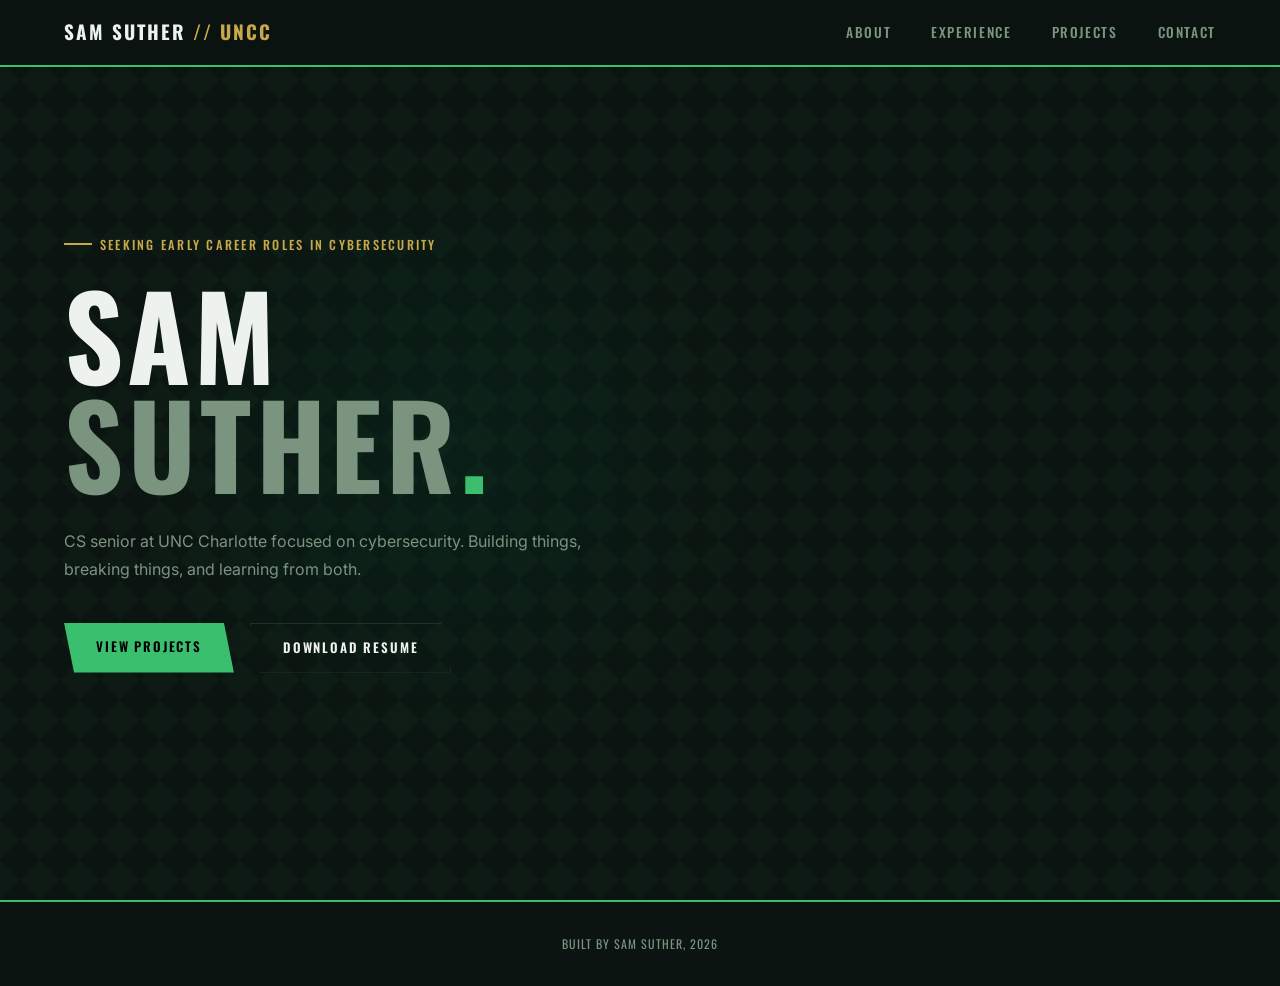
<file: index.html>
<!DOCTYPE html>
<html lang="en">
<head>
  <meta charset="UTF-8" />
  <meta name="viewport" content="width=device-width, initial-scale=1.0"/>
  <title>Sam Suther — Cybersecurity & CS</title>
  <link rel="stylesheet" href="styles.css"/>
  <style>
    #hero {
      min-height: 100vh;
      display: flex;
      align-items: center;
      padding: 0 4rem;
      position: relative;
      overflow: hidden;
    }
    .hero-bg {
      position: absolute; inset: 0;
      background-image:
        linear-gradient(135deg, rgba(58,191,110,0.04) 25%, transparent 25%),
        linear-gradient(225deg, rgba(58,191,110,0.04) 25%, transparent 25%),
        linear-gradient(315deg, rgba(58,191,110,0.04) 25%, transparent 25%),
        linear-gradient(45deg, rgba(58,191,110,0.04) 25%, transparent 25%);
      background-size: 40px 40px;
    }
    .hero-glow {
      position: absolute; width: 700px; height: 700px; border-radius: 50%;
      background: radial-gradient(circle, rgba(0,80,53,0.18) 0%, transparent 65%);
      top: 50%; left: 35%; transform: translate(-50%, -50%); pointer-events: none;
    }
    .hero-content { position: relative; max-width: 900px; }
    .hero-tag {
      display: inline-flex;
      align-items: center;
      gap: 0.5rem;
      font-family: 'Oswald', sans-serif;
      font-size: 0.78rem;
      letter-spacing: 0.18em;
      text-transform: uppercase;
      font-weight: 500;
      color: var(--accent2);
      margin-bottom: 1.5rem;
      animation: fadeUp 0.6s ease both;
    }
    .hero-tag::before {
      content: '';
      display: inline-block;
      width: 28px; height: 2px;
      background: var(--accent2);
    }
    h1 {
      font-family: 'Oswald', sans-serif;
      font-size: clamp(3.5rem, 9vw, 7.5rem);
      font-weight: 700;
      line-height: 0.95;
      letter-spacing: 0.04em;
      text-transform: uppercase;
      animation: fadeUp 0.6s 0.1s ease both;
    }
    h1 .dim { color: var(--muted); }
    h1 .accent { color: var(--accent); }
    .hero-sub {
      margin-top: 1.8rem;
      font-size: 1rem;
      color: var(--muted);
      max-width: 520px;
      line-height: 1.75;
      animation: fadeUp 0.6s 0.2s ease both;
    }
    .hero-cta { margin-top: 2.5rem; display: flex; gap: 1rem; flex-wrap: wrap; animation: fadeUp 0.6s 0.3s ease both; }
    @media (max-width: 768px) {
      #hero { padding: 0 1.5rem; }
    }
  </style>
</head>
<body>

  <nav>
    <a href="index.html" class="nav-logo">Sam Suther <span>// UNCC</span></a>
    <ul class="nav-links">
      <li><a href="about.html">About</a></li>
      <li><a href="experience.html">Experience</a></li>
      <li><a href="projects.html">Projects</a></li>
      <li><a href="contact.html">Contact</a></li>
    </ul>
  </nav>

  <section id="hero">
    <div class="hero-bg"></div>
    <div class="hero-glow"></div>
    <div class="hero-content">
      <div class="hero-tag">Seeking Early Career Roles in Cybersecurity</div>
      <h1>Sam<br><span class="dim">Suther</span><span class="accent">.</span></h1>
      <p class="hero-sub">CS senior at UNC Charlotte focused on cybersecurity. Building things, breaking things, and learning from both.</p>
      <div class="hero-cta">
        <a href="projects.html" class="btn btn-primary">View Projects</a>
        <a href="Samuel%20Suther%20Resume%202-11-26.pdf" download target="_blank" class="btn btn-ghost">Download Resume</a>
      </div>
    </div>
  </section>

  <footer>
    Built by Sam Suther, <span id="year"></span>
  </footer>

  <script>
    document.getElementById('year').textContent = new Date().getFullYear();
  </script>

</body>
</html>
</file>
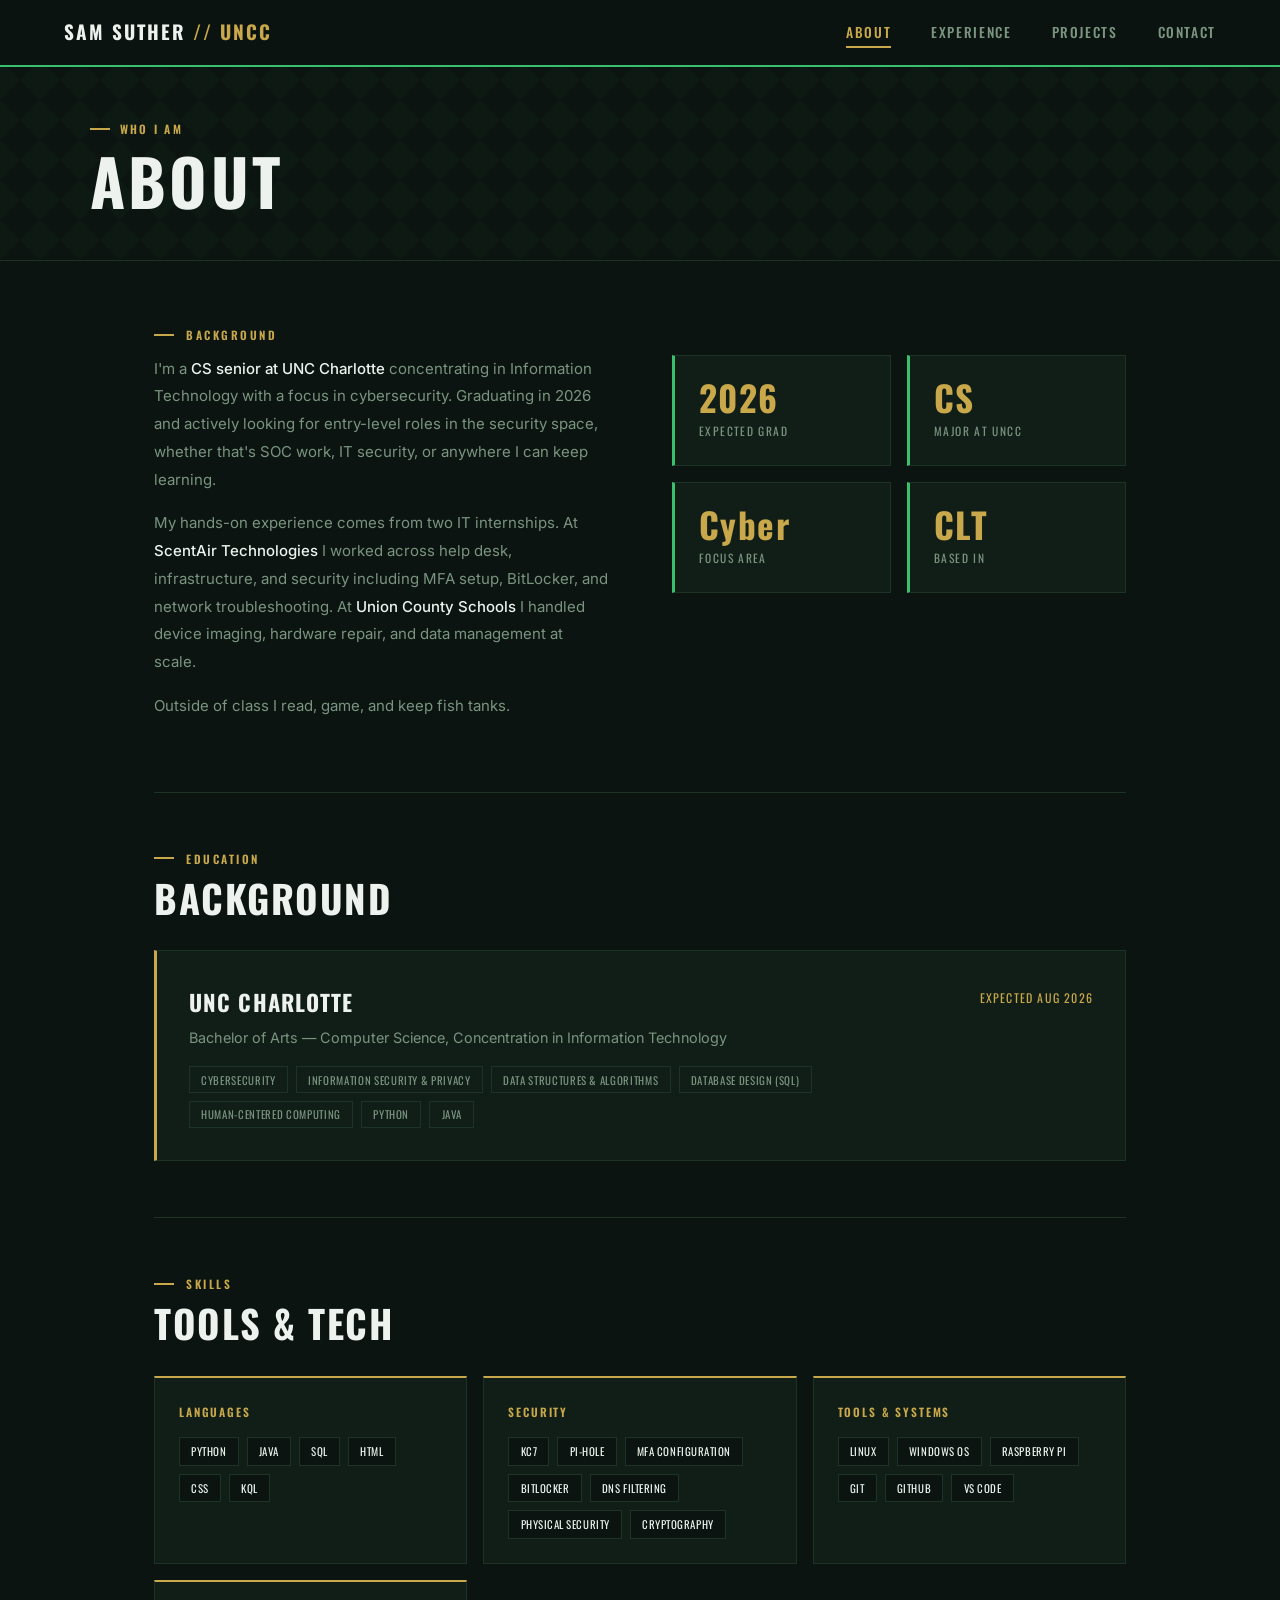
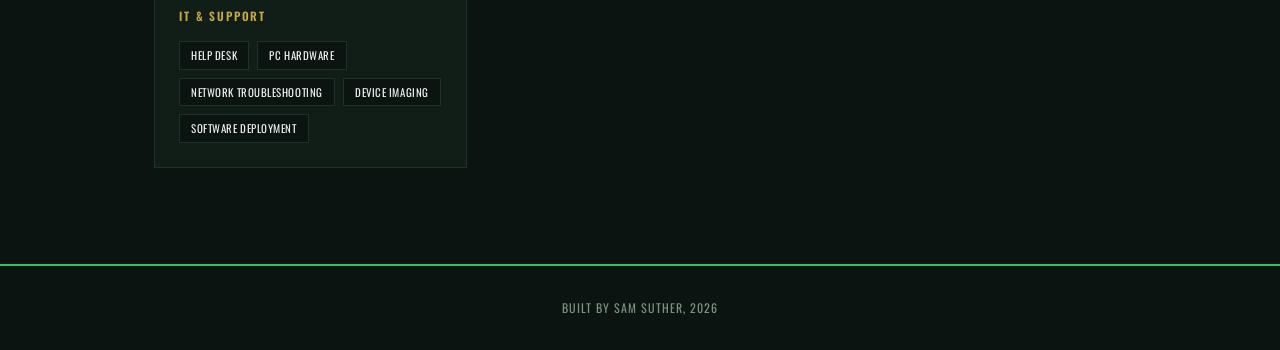
<file: about.html>
<!DOCTYPE html>
<html lang="en">
<head>
  <meta charset="UTF-8" />
  <meta name="viewport" content="width=device-width, initial-scale=1.0"/>
  <title>About — Sam Suther</title>
  <link rel="stylesheet" href="styles.css"/>
</head>
<body>

  <nav>
    <a href="index.html" class="nav-logo">Sam Suther <span>// UNCC</span></a>
    <ul class="nav-links">
      <li><a href="about.html" class="active">About</a></li>
      <li><a href="experience.html">Experience</a></li>
      <li><a href="projects.html">Projects</a></li>
      <li><a href="contact.html">Contact</a></li>
    </ul>
  </nav>

  <div class="page-header">
    <div class="page-header-bg"></div>
    <div class="page-header-content">
      <div class="page-label">Who I Am</div>
      <h1>About</h1>
    </div>
  </div>

  <div class="page-content">

    <!-- ABOUT -->
    <div class="section-label">Background</div>
    <div class="about-grid reveal">
      <div class="about-text">
        <p>I'm a <span>CS senior at UNC Charlotte</span> concentrating in Information Technology with a focus in cybersecurity. Graduating in 2026 and actively looking for entry-level roles in the security space, whether that's SOC work, IT security, or anywhere I can keep learning.</p>
        <p>My hands-on experience comes from two IT internships. At <span>ScentAir Technologies</span> I worked across help desk, infrastructure, and security including MFA setup, BitLocker, and network troubleshooting. At <span>Union County Schools</span> I handled device imaging, hardware repair, and data management at scale.</p>
        <p>Outside of class I read, game, and keep fish tanks.</p>
      </div>
      <div class="about-stats">
        <div class="stat-card"><div class="stat-number">2026</div><div class="stat-label">Expected Grad</div></div>
        <div class="stat-card"><div class="stat-number">CS</div><div class="stat-label">Major at UNCC</div></div>
        <div class="stat-card"><div class="stat-number">Cyber</div><div class="stat-label">Focus Area</div></div>
        <div class="stat-card"><div class="stat-number">CLT</div><div class="stat-label">Based In</div></div>
      </div>
    </div>

    <div class="divider"></div>

    <!-- EDUCATION -->
    <div class="section-label">Education</div>
    <h2>Background</h2>
    <div class="edu-card reveal">
      <div>
        <div class="edu-school">UNC Charlotte</div>
        <div class="edu-degree">Bachelor of Arts — Computer Science, Concentration in Information Technology</div>
        <div class="edu-tags">
          <span class="tag">Cybersecurity</span>
          <span class="tag">Information Security & Privacy</span>
          <span class="tag">Data Structures & Algorithms</span>
          <span class="tag">Database Design (SQL)</span>
          <span class="tag">Human-Centered Computing</span>
          <span class="tag">Python</span>
          <span class="tag">Java</span>
        </div>
      </div>
      <div style="text-align:right; flex-shrink:0;"><div class="edu-year">Expected Aug 2026</div></div>
    </div>

    <div class="divider"></div>

    <!-- SKILLS -->
    <div class="section-label">Skills</div>
    <h2>Tools & Tech</h2>
    <div class="skills-grid reveal">
      <div class="skill-group">
        <div class="skill-group-title">Languages</div>
        <div class="skill-list">
          <span class="skill-item">Python</span>
          <span class="skill-item">Java</span>
          <span class="skill-item">SQL</span>
          <span class="skill-item">HTML</span>
          <span class="skill-item">CSS</span>
          <span class="skill-item">KQL</span>
        </div>
      </div>
      <div class="skill-group">
        <div class="skill-group-title">Security</div>
        <div class="skill-list">
          <span class="skill-item">KC7</span>
          <span class="skill-item">Pi-hole</span>
          <span class="skill-item">MFA Configuration</span>
          <span class="skill-item">BitLocker</span>
          <span class="skill-item">DNS Filtering</span>
          <span class="skill-item">Physical Security</span>
          <span class="skill-item">Cryptography</span>
        </div>
      </div>
      <div class="skill-group">
        <div class="skill-group-title">Tools & Systems</div>
        <div class="skill-list">
          <span class="skill-item">Linux</span>
          <span class="skill-item">Windows OS</span>
          <span class="skill-item">Raspberry Pi</span>
          <span class="skill-item">Git</span>
          <span class="skill-item">GitHub</span>
          <span class="skill-item">VS Code</span>
        </div>
      </div>
      <div class="skill-group">
        <div class="skill-group-title">IT & Support</div>
        <div class="skill-list">
          <span class="skill-item">Help Desk</span>
          <span class="skill-item">PC Hardware</span>
          <span class="skill-item">Network Troubleshooting</span>
          <span class="skill-item">Device Imaging</span>
          <span class="skill-item">Software Deployment</span>
        </div>
      </div>
    </div>

  </div>

  <footer>
    Built by Sam Suther, <span id="year"></span>
  </footer>

  <script>
    document.getElementById('year').textContent = new Date().getFullYear();
    const reveals = document.querySelectorAll('.reveal');
    const observer = new IntersectionObserver((entries) => {
      entries.forEach((entry, i) => {
        if (entry.isIntersecting) {
          setTimeout(() => entry.target.classList.add('visible'), i * 80);
        }
      });
    }, { threshold: 0.1 });
    reveals.forEach(el => observer.observe(el));
  </script>

</body>
</html>
</file>
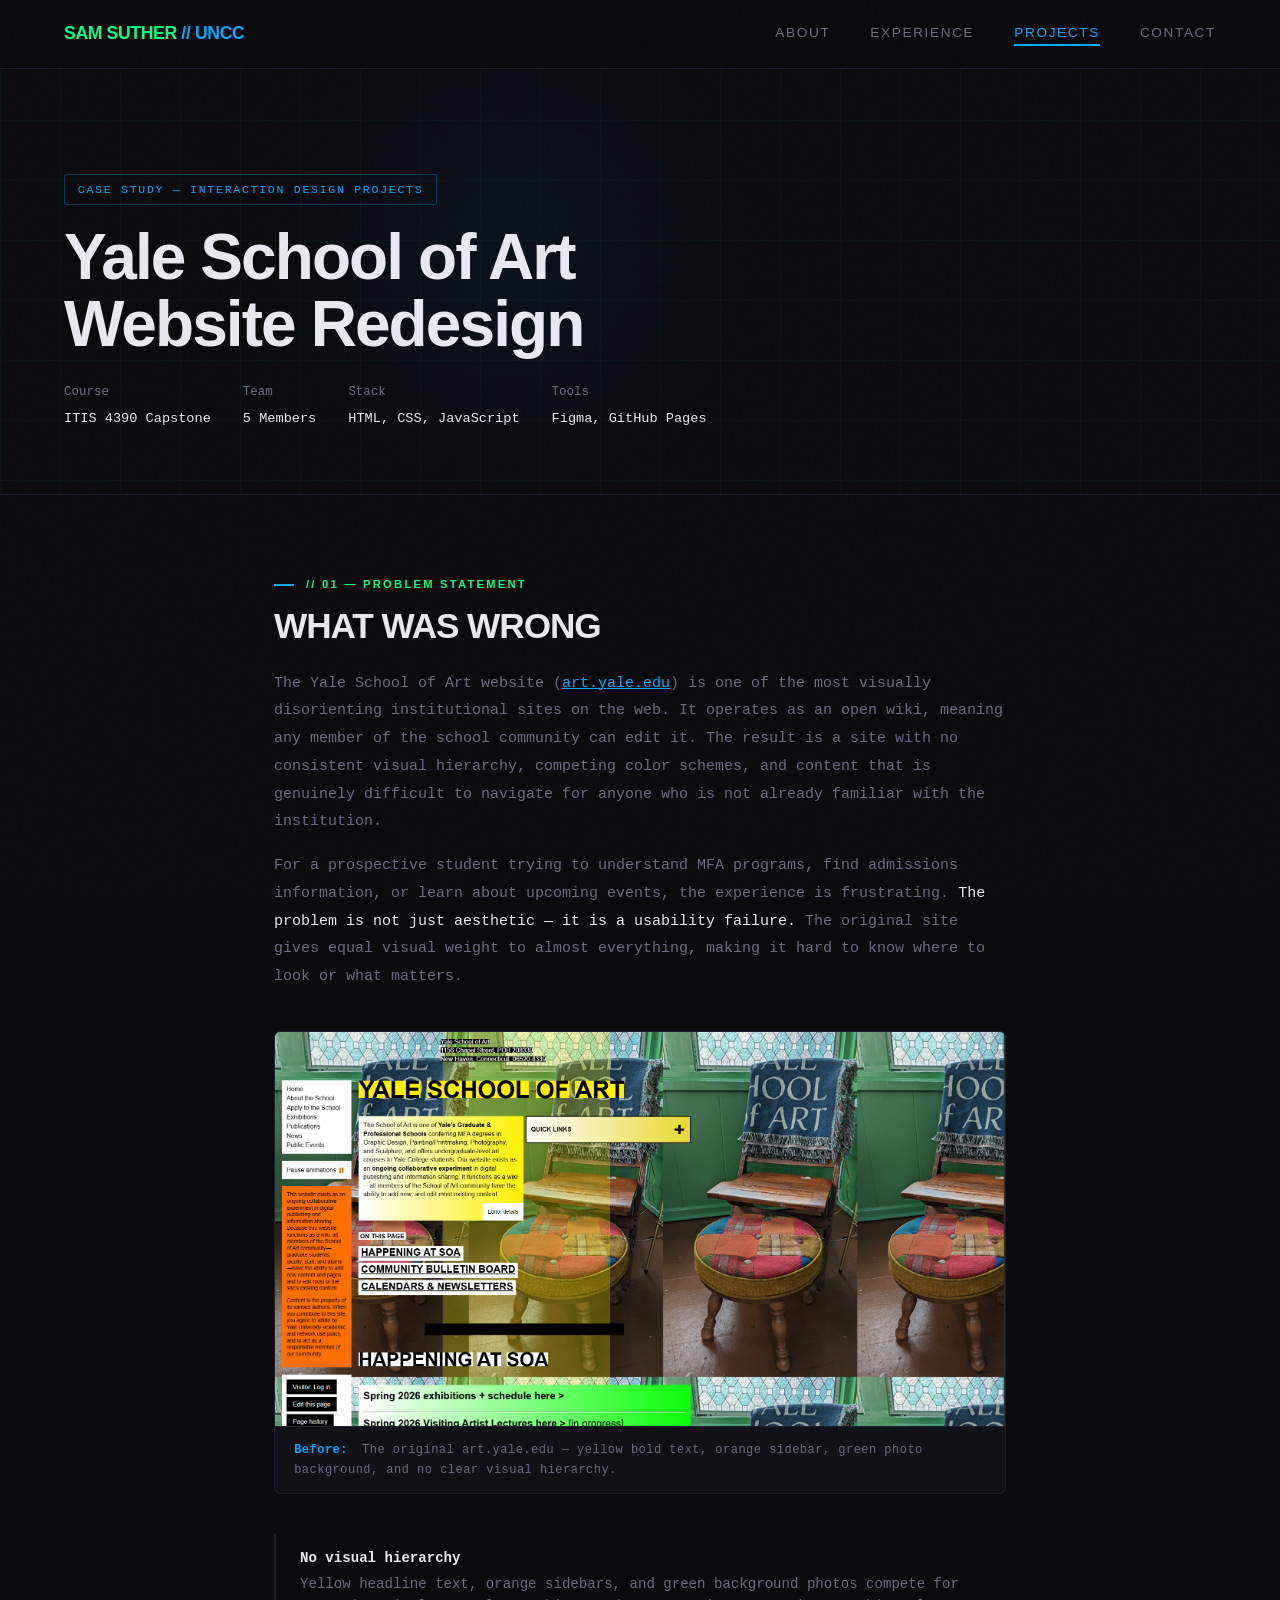
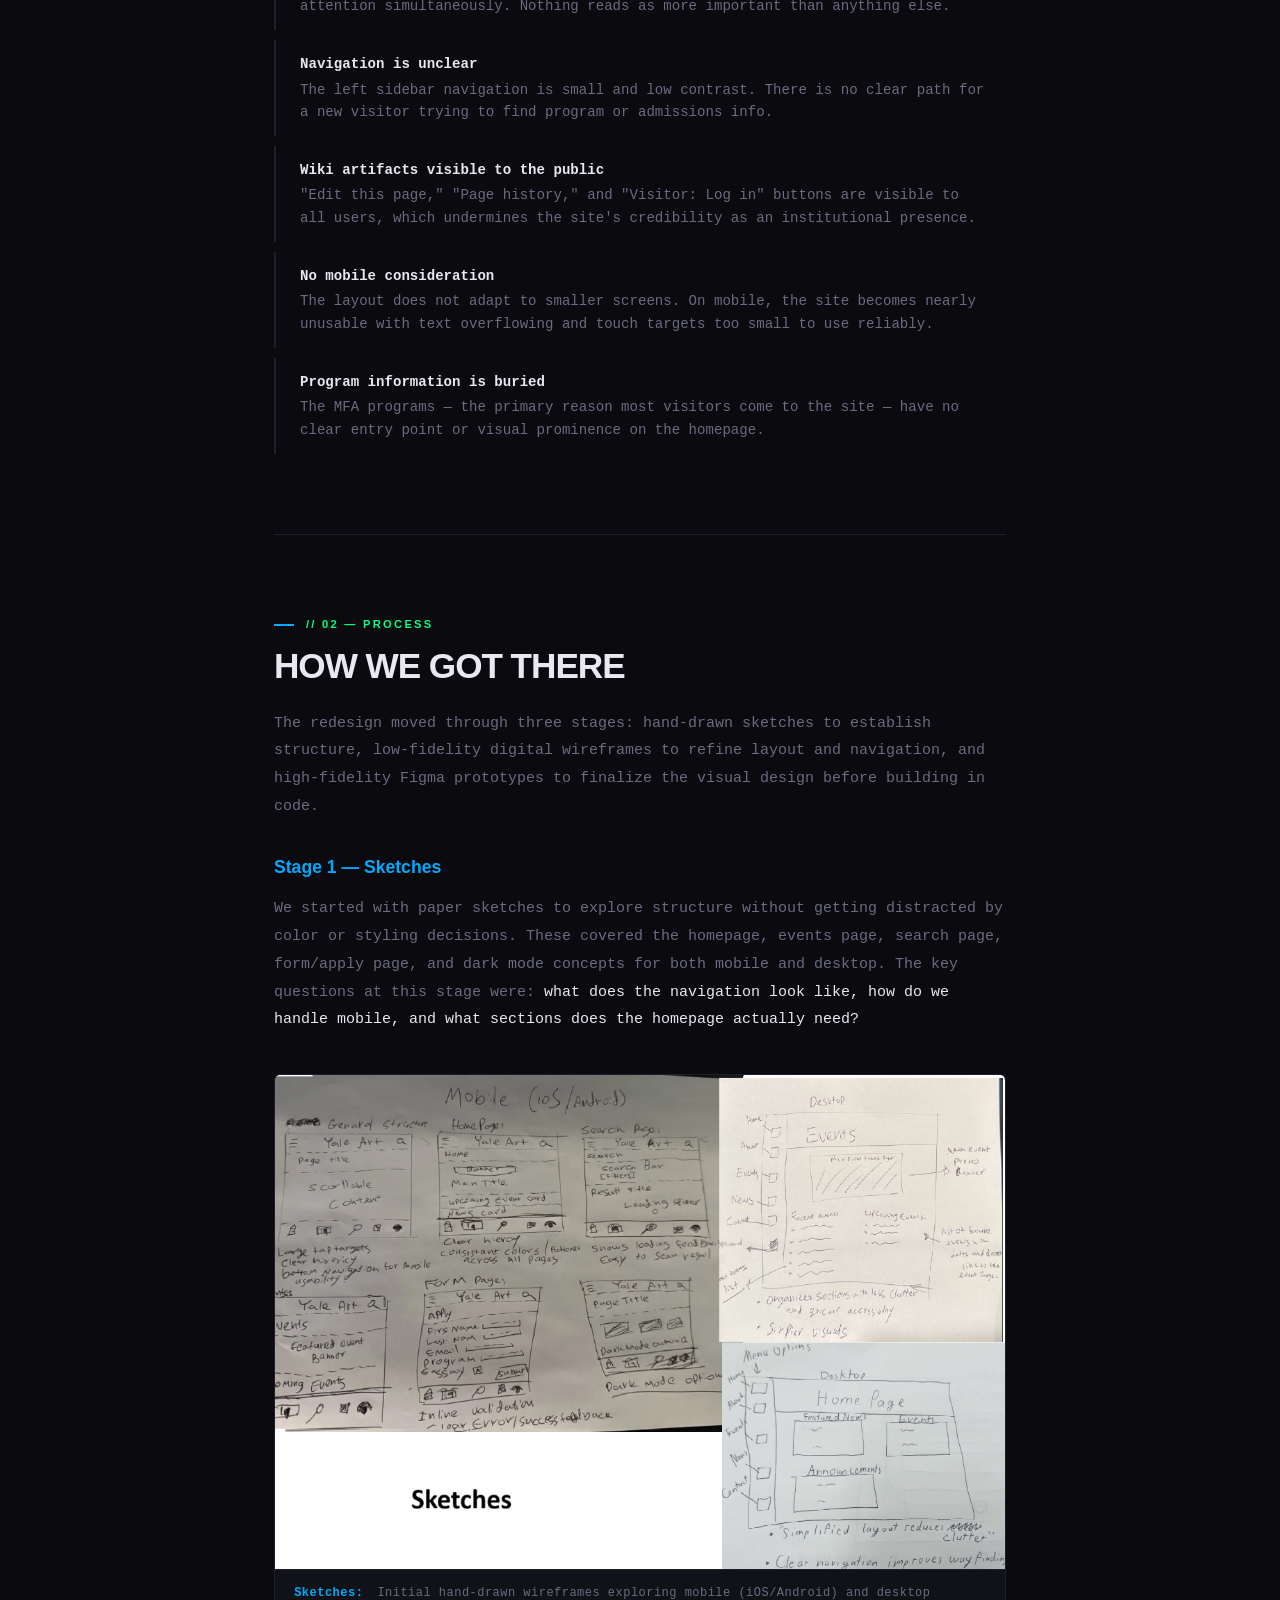
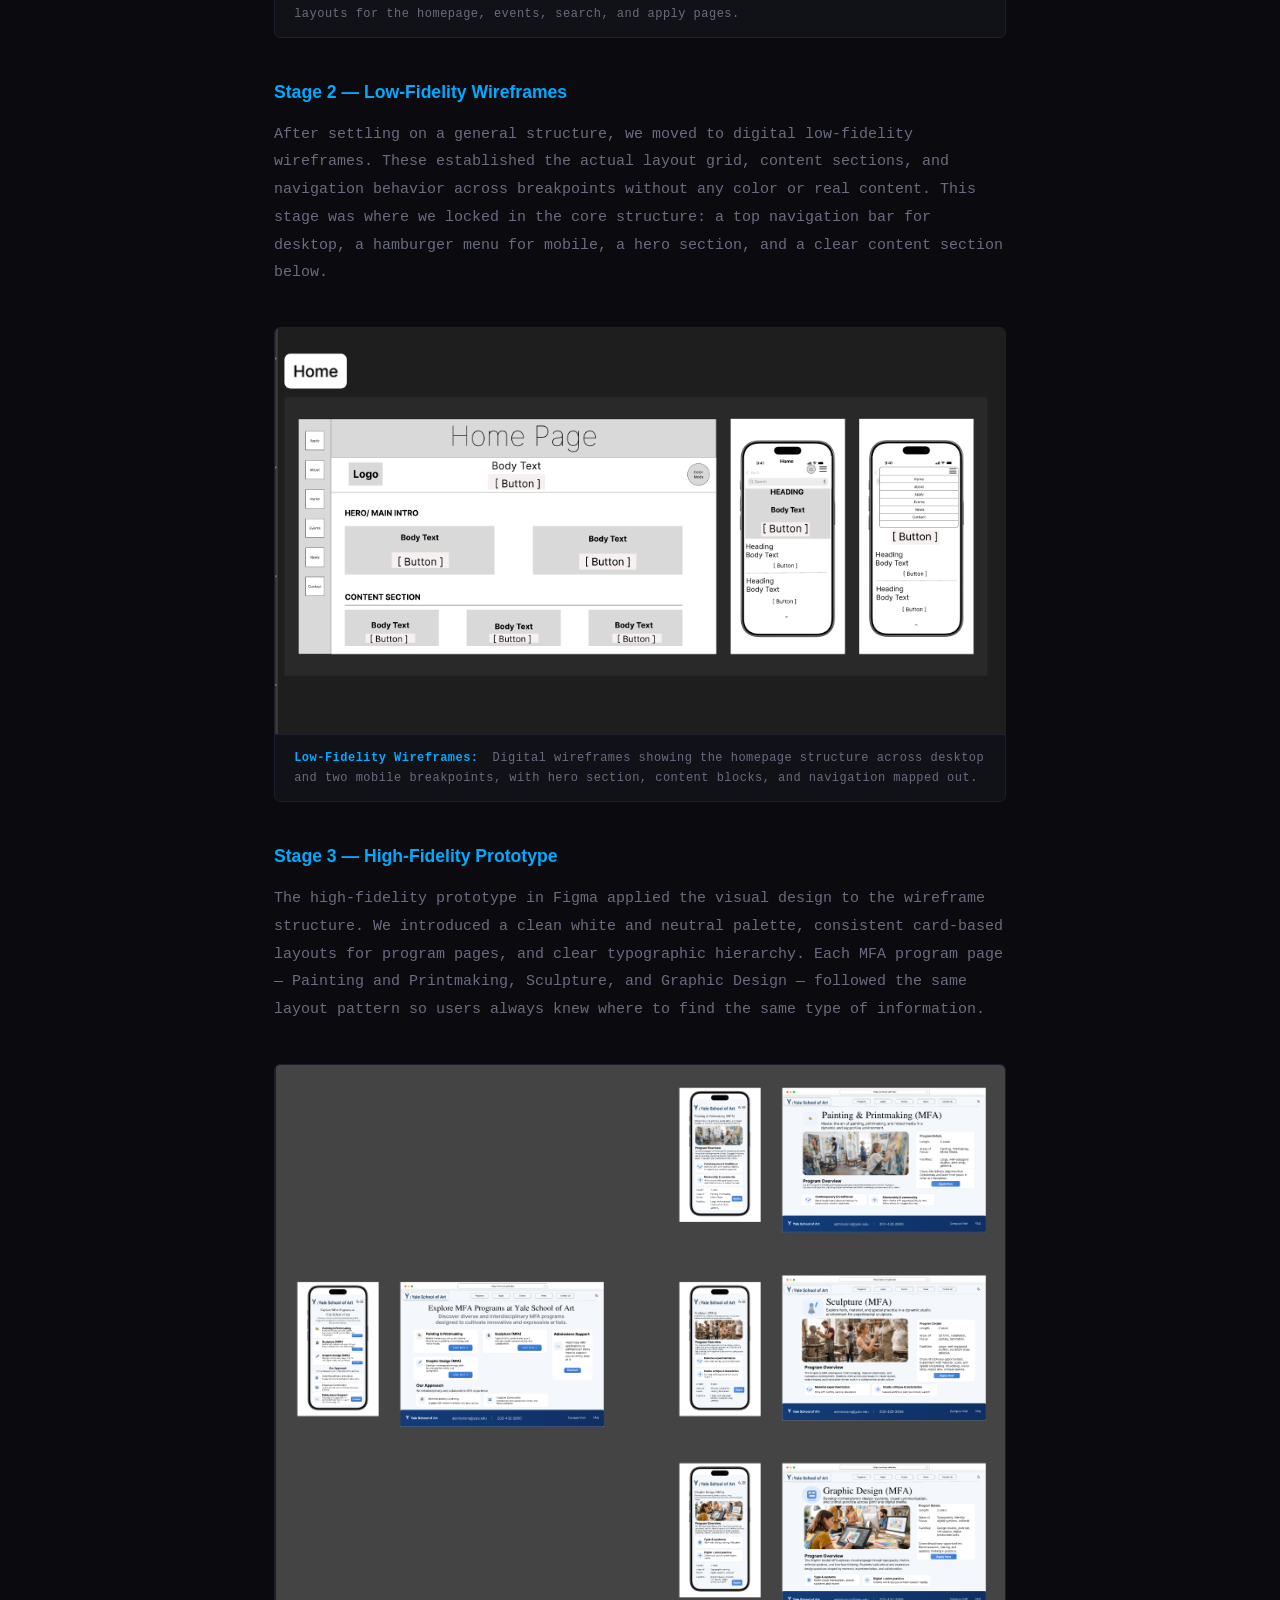
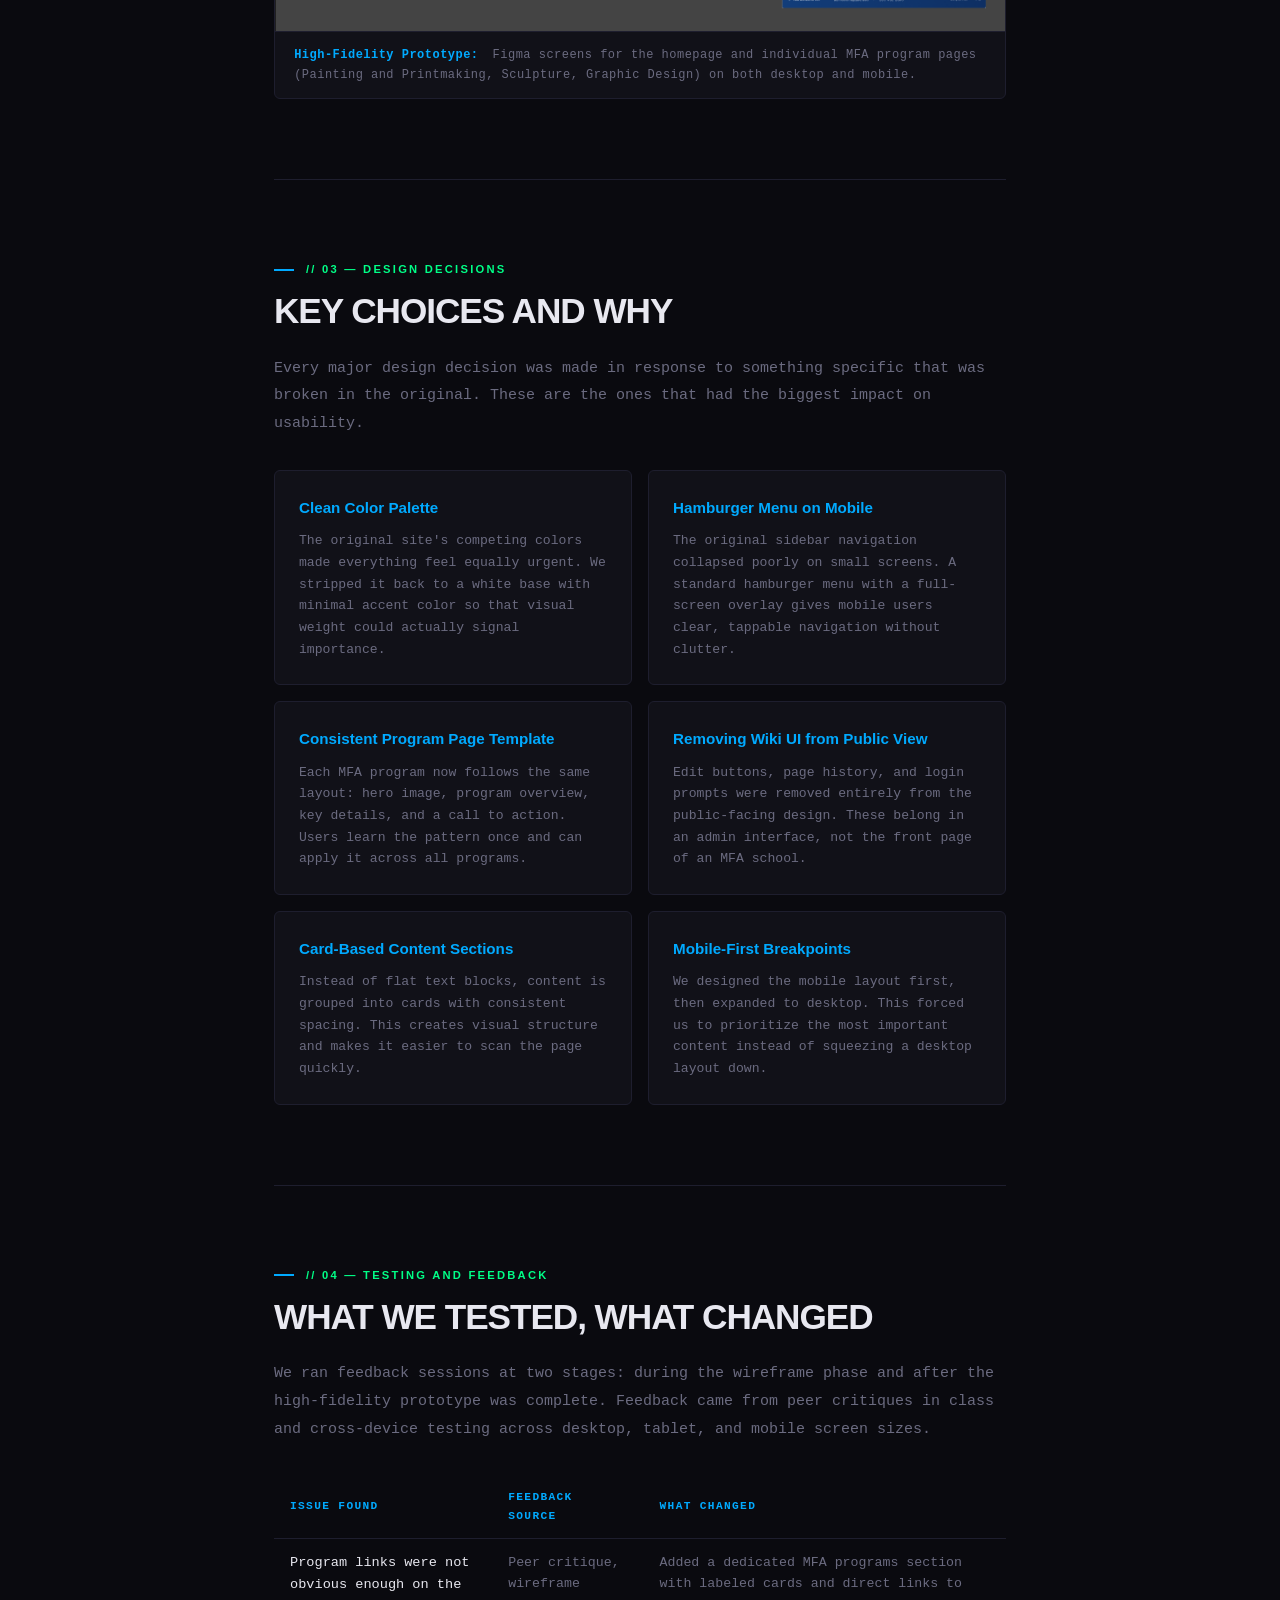
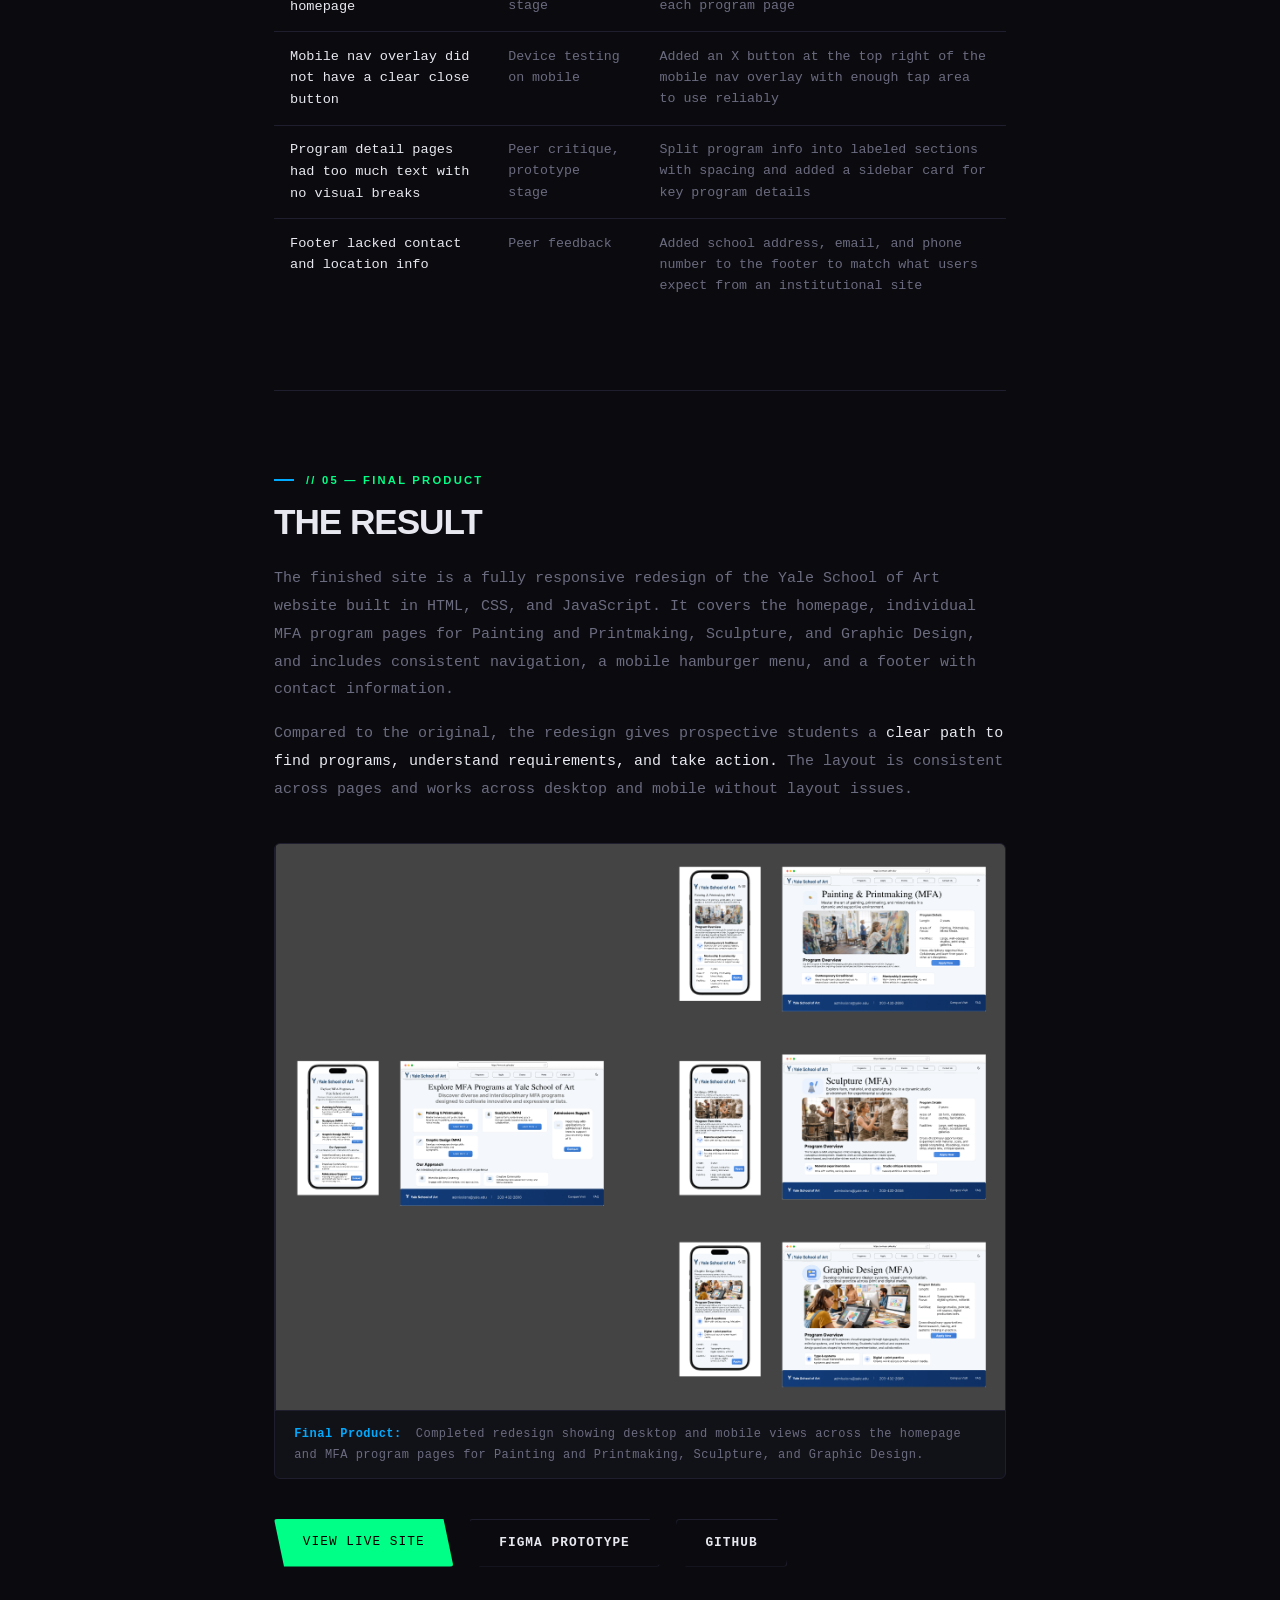
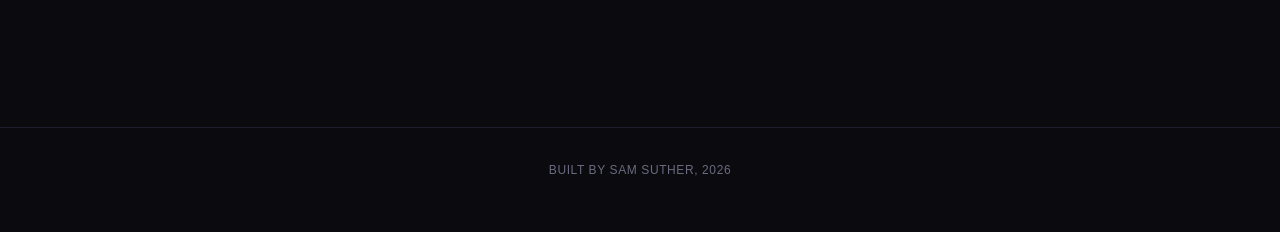
<file: yale.html>
<!DOCTYPE html>
<html lang="en">
<head>
  <meta charset="UTF-8" />
  <meta name="viewport" content="width=device-width, initial-scale=1.0"/>
  <title>Yale School of Art Redesign — Sam Suther</title>
  <link rel="stylesheet" href="styles.css"/>
  <style>
    :root {
      --bg: #0a0a0f;
      --surface: #111118;
      --border: #1e1e2e;
      --accent: #00ff87;
      --accent2: #0af;
      --text: #e8e8f0;
      --muted: #6b6b80;
      --font-head: 'Syne', sans-serif;
      --font-mono: 'DM Mono', monospace;
    }

    *, *::before, *::after { box-sizing: border-box; margin: 0; padding: 0; }
    html { scroll-behavior: smooth; }

    body {
      background: var(--bg);
      color: var(--text);
      font-family: var(--font-mono);
      font-size: 15px;
      line-height: 1.7;
      overflow-x: hidden;
    }

    body::before {
      content: '';
      position: fixed;
      inset: 0;
      background-image: url("data:image/svg+xml,%3Csvg viewBox='0 0 256 256' xmlns='http://www.w3.org/2000/svg'%3E%3Cfilter id='noise'%3E%3CfeTurbulence type='fractalNoise' baseFrequency='0.9' numOctaves='4' stitchTiles='stitch'/%3E%3C/filter%3E%3Crect width='100%25' height='100%25' filter='url(%23noise)' opacity='0.04'/%3E%3C/svg%3E");
      pointer-events: none;
      z-index: 999;
      opacity: 0.4;
    }

    nav {
      position: fixed;
      top: 0; left: 0; right: 0;
      z-index: 100;
      display: flex;
      justify-content: space-between;
      align-items: center;
      padding: 1.2rem 4rem;
      background: rgba(10,10,15,0.85);
      backdrop-filter: blur(12px);
      border-bottom: 1px solid var(--border);
    }

    .nav-logo { font-family: var(--font-head); font-weight: 800; font-size: 1.1rem; color: var(--accent); letter-spacing: -0.02em; text-decoration: none; }
    .nav-back { font-size: 0.78rem; letter-spacing: 0.1em; text-transform: uppercase; color: var(--muted); text-decoration: none; transition: color 0.2s; }
    .nav-back:hover { color: var(--accent); }

    .hero {
      min-height: 55vh;
      display: flex;
      align-items: flex-end;
      padding: 8rem 4rem 4rem;
      position: relative;
      border-bottom: 1px solid var(--border);
    }

    .hero-grid {
      position: absolute; inset: 0;
      background-image: linear-gradient(rgba(0,255,135,0.03) 1px, transparent 1px), linear-gradient(90deg, rgba(0,255,135,0.03) 1px, transparent 1px);
      background-size: 60px 60px;
    }

    .hero-glow {
      position: absolute; width: 500px; height: 500px; border-radius: 50%;
      background: radial-gradient(circle, rgba(0,170,255,0.05) 0%, transparent 70%);
      top: 50%; left: 40%; transform: translate(-50%, -50%); pointer-events: none;
    }

    .hero-content { position: relative; max-width: 800px; }

    .hero-tag {
      display: inline-block; font-size: 0.72rem; letter-spacing: 0.15em; text-transform: uppercase;
      color: var(--accent2); border: 1px solid rgba(0,170,255,0.3); padding: 0.3rem 0.8rem;
      border-radius: 2px; margin-bottom: 1.2rem;
    }

    .hero h1 {
      font-family: var(--font-head); font-size: clamp(2.2rem, 5vw, 4rem);
      font-weight: 800; line-height: 1.05; letter-spacing: -0.03em; margin-bottom: 1.2rem;
    }

    .hero-meta {
      display: flex; gap: 2rem; flex-wrap: wrap; margin-top: 1.5rem;
    }

    .meta-item { font-size: 0.78rem; color: var(--muted); }
    .meta-item span { color: var(--text); display: block; margin-top: 0.2rem; font-size: 0.85rem; }

    .case-study {
      max-width: 860px;
      margin: 0 auto;
      padding: 5rem 4rem;
    }

    .cs-section { margin-bottom: 5rem; }

    .section-label {
      font-size: 0.7rem; letter-spacing: 0.2em; text-transform: uppercase;
      color: var(--accent); margin-bottom: 0.8rem;
    }

    .cs-section h2 {
      font-family: var(--font-head); font-size: clamp(1.6rem, 3vw, 2.2rem);
      font-weight: 800; letter-spacing: -0.03em; margin-bottom: 1.5rem; line-height: 1.1;
    }

    .cs-section p {
      color: var(--muted); line-height: 1.85; margin-bottom: 1rem;
    }

    .cs-section p span { color: var(--text); }

    .divider { width: 100%; height: 1px; background: var(--border); margin: 0 0 5rem; }

    .img-block {
      margin: 2.5rem 0;
      border: 1px solid var(--border);
      border-radius: 6px;
      overflow: hidden;
      background: var(--surface);
    }

    .img-block img {
      width: 100%;
      display: block;
    }

    .img-caption {
      padding: 0.8rem 1.2rem;
      font-size: 0.75rem;
      color: var(--muted);
      border-top: 1px solid var(--border);
      letter-spacing: 0.04em;
    }

    .img-caption strong { color: var(--accent2); margin-right: 0.4rem; }

    .two-col {
      display: grid;
      grid-template-columns: 1fr 1fr;
      gap: 1.5rem;
      margin: 2.5rem 0;
    }

    .problem-list {
      list-style: none;
      margin: 1.5rem 0;
    }

    .problem-list li {
      color: var(--muted);
      padding: 0.8rem 1rem 0.8rem 1.5rem;
      position: relative;
      border-left: 2px solid var(--border);
      margin-bottom: 0.6rem;
      font-size: 0.88rem;
      line-height: 1.6;
      transition: border-color 0.2s;
    }

    .problem-list li:hover { border-color: var(--accent); }
    .problem-list li strong { color: var(--text); display: block; margin-bottom: 0.2rem; }

    .decision-grid {
      display: grid;
      grid-template-columns: repeat(auto-fill, minmax(240px, 1fr));
      gap: 1rem;
      margin: 2rem 0;
    }

    .decision-card {
      background: var(--surface);
      border: 1px solid var(--border);
      border-radius: 6px;
      padding: 1.5rem;
      transition: border-color 0.2s;
    }

    .decision-card:hover { border-color: var(--accent2); }

    .decision-card h4 {
      font-family: var(--font-head);
      font-size: 0.95rem;
      font-weight: 700;
      color: var(--accent2);
      margin-bottom: 0.6rem;
    }

    .decision-card p {
      font-size: 0.82rem;
      color: var(--muted);
      margin: 0;
      line-height: 1.65;
    }

    .testing-table {
      width: 100%;
      border-collapse: collapse;
      margin: 2rem 0;
      font-size: 0.83rem;
    }

    .testing-table th {
      text-align: left;
      padding: 0.75rem 1rem;
      font-size: 0.7rem;
      letter-spacing: 0.12em;
      text-transform: uppercase;
      color: var(--accent2);
      border-bottom: 1px solid var(--border);
    }

    .testing-table td {
      padding: 0.85rem 1rem;
      color: var(--muted);
      border-bottom: 1px solid var(--border);
      line-height: 1.6;
      vertical-align: top;
    }

    .testing-table td:first-child { color: var(--text); font-size: 0.85rem; }
    .testing-table tr:last-child td { border-bottom: none; }

    .outcome-tag {
      display: inline-block;
      font-size: 0.68rem;
      padding: 0.15rem 0.5rem;
      border-radius: 2px;
      letter-spacing: 0.08em;
      text-transform: uppercase;
      background: rgba(0,255,135,0.1);
      color: var(--accent);
      border: 1px solid rgba(0,255,135,0.2);
      margin-top: 0.3rem;
    }

    .final-links {
      display: flex;
      gap: 1rem;
      flex-wrap: wrap;
      margin-top: 2rem;
    }

    .btn {
      padding: 0.75rem 1.8rem;
      font-family: var(--font-mono);
      font-size: 0.8rem;
      letter-spacing: 0.08em;
      text-transform: uppercase;
      text-decoration: none;
      border-radius: 3px;
      transition: all 0.2s;
    }

    .btn-primary { background: var(--accent); color: #000; font-weight: 500; }
    .btn-primary:hover { background: #fff; transform: translateY(-2px); }
    .btn-ghost { background: transparent; color: var(--text); border: 1px solid var(--border); }
    .btn-ghost:hover { border-color: var(--accent); color: var(--accent); transform: translateY(-2px); }

    .reveal { opacity: 0; transform: translateY(24px); transition: opacity 0.6s ease, transform 0.6s ease; }
    .reveal.visible { opacity: 1; transform: translateY(0); }

    footer {
      text-align: center;
      padding: 2rem;
      color: var(--muted);
      font-size: 0.75rem;
      border-top: 1px solid var(--border);
      letter-spacing: 0.05em;
    }

    @media (max-width: 768px) {
      nav { padding: 1rem 1.5rem; }
      .hero { padding: 7rem 1.5rem 3rem; }
      .case-study { padding: 3rem 1.5rem; }
      .two-col { grid-template-columns: 1fr; }
      .hero-meta { gap: 1.2rem; }
    }
  </style>
</head>
<body>

  <nav>
    <a href="index.html" class="nav-logo">Sam Suther <span>// UNCC</span></a>
    <ul class="nav-links">
      <li><a href="about.html">About</a></li>
      <li><a href="experience.html">Experience</a></li>
      <li><a href="projects.html" class="active">Projects</a></li>
      <li><a href="contact.html">Contact</a></li>
    </ul>
  </nav>

  <div class="hero">
    <div class="hero-grid"></div>
    <div class="hero-glow"></div>
    <div class="hero-content">
      <div class="hero-tag">Case Study — Interaction Design Projects</div>
      <h1>Yale School of Art<br>Website Redesign</h1>
      <div class="hero-meta">
        <div class="meta-item">Course <span>ITIS 4390 Capstone</span></div>
        <div class="meta-item">Team <span>5 Members</span></div>
        <div class="meta-item">Stack <span>HTML, CSS, JavaScript</span></div>
        <div class="meta-item">Tools <span>Figma, GitHub Pages</span></div>
      </div>
    </div>
  </div>

  <div class="case-study">

    <!-- PROBLEM STATEMENT -->
    <div class="cs-section reveal">
      <div class="section-label">// 01 — Problem Statement</div>
      <h2>What Was Wrong</h2>
      <p>
        The Yale School of Art website (<a href="https://art.yale.edu" target="_blank" style="color:var(--accent2);">art.yale.edu</a>) is one of the most visually disorienting institutional sites on the web. It operates as an open wiki, meaning any member of the school community can edit it. The result is a site with no consistent visual hierarchy, competing color schemes, and content that is genuinely difficult to navigate for anyone who is not already familiar with the institution.
      </p>
      <p>
        For a prospective student trying to understand MFA programs, find admissions information, or learn about upcoming events, the experience is frustrating. <span>The problem is not just aesthetic — it is a usability failure.</span> The original site gives equal visual weight to almost everything, making it hard to know where to look or what matters.
      </p>

      <div class="img-block">
        <img src="YaleOGweb.png" alt="Original Yale School of Art website showing cluttered layout with competing colors" />
        <div class="img-caption"><strong>Before:</strong> The original art.yale.edu — yellow bold text, orange sidebar, green photo background, and no clear visual hierarchy.</div>
      </div>

      <ul class="problem-list">
        <li>
          <strong>No visual hierarchy</strong>
          Yellow headline text, orange sidebars, and green background photos compete for attention simultaneously. Nothing reads as more important than anything else.
        </li>
        <li>
          <strong>Navigation is unclear</strong>
          The left sidebar navigation is small and low contrast. There is no clear path for a new visitor trying to find program or admissions info.
        </li>
        <li>
          <strong>Wiki artifacts visible to the public</strong>
          "Edit this page," "Page history," and "Visitor: Log in" buttons are visible to all users, which undermines the site's credibility as an institutional presence.
        </li>
        <li>
          <strong>No mobile consideration</strong>
          The layout does not adapt to smaller screens. On mobile, the site becomes nearly unusable with text overflowing and touch targets too small to use reliably.
        </li>
        <li>
          <strong>Program information is buried</strong>
          The MFA programs — the primary reason most visitors come to the site — have no clear entry point or visual prominence on the homepage.
        </li>
      </ul>
    </div>

    <div class="divider"></div>

    <!-- PROCESS -->
    <div class="cs-section reveal">
      <div class="section-label">// 02 — Process</div>
      <h2>How We Got There</h2>
      <p>
        The redesign moved through three stages: hand-drawn sketches to establish structure, low-fidelity digital wireframes to refine layout and navigation, and high-fidelity Figma prototypes to finalize the visual design before building in code.
      </p>

      <h3 style="font-family:var(--font-head); font-size:1.1rem; font-weight:700; margin: 2rem 0 0.8rem; color:var(--accent2);">Stage 1 — Sketches</h3>
      <p>
        We started with paper sketches to explore structure without getting distracted by color or styling decisions. These covered the homepage, events page, search page, form/apply page, and dark mode concepts for both mobile and desktop. The key questions at this stage were: <span>what does the navigation look like, how do we handle mobile, and what sections does the homepage actually need?</span>
      </p>

      <div class="img-block">
        <img src="Sketches.png" alt="Hand-drawn wireframe sketches for mobile and desktop layouts" />
        <div class="img-caption"><strong>Sketches:</strong> Initial hand-drawn wireframes exploring mobile (iOS/Android) and desktop layouts for the homepage, events, search, and apply pages.</div>
      </div>

      <h3 style="font-family:var(--font-head); font-size:1.1rem; font-weight:700; margin: 2rem 0 0.8rem; color:var(--accent2);">Stage 2 — Low-Fidelity Wireframes</h3>
      <p>
        After settling on a general structure, we moved to digital low-fidelity wireframes. These established the actual layout grid, content sections, and navigation behavior across breakpoints without any color or real content. This stage was where we locked in the core structure: a top navigation bar for desktop, a hamburger menu for mobile, a hero section, and a clear content section below.
      </p>

      <div class="img-block">
        <img src="LowFidwire.png" alt="Digital low-fidelity wireframes showing home page layout on desktop and mobile" />
        <div class="img-caption"><strong>Low-Fidelity Wireframes:</strong> Digital wireframes showing the homepage structure across desktop and two mobile breakpoints, with hero section, content blocks, and navigation mapped out.</div>
      </div>

      <h3 style="font-family:var(--font-head); font-size:1.1rem; font-weight:700; margin: 2rem 0 0.8rem; color:var(--accent2);">Stage 3 — High-Fidelity Prototype</h3>
      <p>
        The high-fidelity prototype in Figma applied the visual design to the wireframe structure. We introduced a clean white and neutral palette, consistent card-based layouts for program pages, and clear typographic hierarchy. Each MFA program page — Painting and Printmaking, Sculpture, and Graphic Design — followed the same layout pattern so users always knew where to find the same type of information.
      </p>

      <div class="img-block">
        <img src="FigmaHighFid.png" alt="High-fidelity Figma prototype screens showing desktop and mobile program pages" />
        <div class="img-caption"><strong>High-Fidelity Prototype:</strong> Figma screens for the homepage and individual MFA program pages (Painting and Printmaking, Sculpture, Graphic Design) on both desktop and mobile.</div>
      </div>
    </div>

    <div class="divider"></div>

    <!-- DESIGN DECISIONS -->
    <div class="cs-section reveal">
      <div class="section-label">// 03 — Design Decisions</div>
      <h2>Key Choices and Why</h2>
      <p>
        Every major design decision was made in response to something specific that was broken in the original. These are the ones that had the biggest impact on usability.
      </p>

      <div class="decision-grid">
        <div class="decision-card">
          <h4>Clean Color Palette</h4>
          <p>The original site's competing colors made everything feel equally urgent. We stripped it back to a white base with minimal accent color so that visual weight could actually signal importance.</p>
        </div>
        <div class="decision-card">
          <h4>Hamburger Menu on Mobile</h4>
          <p>The original sidebar navigation collapsed poorly on small screens. A standard hamburger menu with a full-screen overlay gives mobile users clear, tappable navigation without clutter.</p>
        </div>
        <div class="decision-card">
          <h4>Consistent Program Page Template</h4>
          <p>Each MFA program now follows the same layout: hero image, program overview, key details, and a call to action. Users learn the pattern once and can apply it across all programs.</p>
        </div>
        <div class="decision-card">
          <h4>Removing Wiki UI from Public View</h4>
          <p>Edit buttons, page history, and login prompts were removed entirely from the public-facing design. These belong in an admin interface, not the front page of an MFA school.</p>
        </div>
        <div class="decision-card">
          <h4>Card-Based Content Sections</h4>
          <p>Instead of flat text blocks, content is grouped into cards with consistent spacing. This creates visual structure and makes it easier to scan the page quickly.</p>
        </div>
        <div class="decision-card">
          <h4>Mobile-First Breakpoints</h4>
          <p>We designed the mobile layout first, then expanded to desktop. This forced us to prioritize the most important content instead of squeezing a desktop layout down.</p>
        </div>
      </div>
    </div>

    <div class="divider"></div>

    <!-- TESTING -->
    <div class="cs-section reveal">
      <div class="section-label">// 04 — Testing and Feedback</div>
      <h2>What We Tested, What Changed</h2>
      <p>
        We ran feedback sessions at two stages: during the wireframe phase and after the high-fidelity prototype was complete. Feedback came from peer critiques in class and cross-device testing across desktop, tablet, and mobile screen sizes.
      </p>

      <table class="testing-table">
        <thead>
          <tr>
            <th>Issue Found</th>
            <th>Feedback Source</th>
            <th>What Changed</th>
          </tr>
        </thead>
        <tbody>
          <tr>
            <td>Program links were not obvious enough on the homepage</td>
            <td>Peer critique, wireframe stage</td>
            <td>Added a dedicated MFA programs section with labeled cards and direct links to each program page</td>
          </tr>
          <tr>
            <td>Mobile nav overlay did not have a clear close button</td>
            <td>Device testing on mobile</td>
            <td>Added an X button at the top right of the mobile nav overlay with enough tap area to use reliably</td>
          </tr>
          <tr>
            <td>Program detail pages had too much text with no visual breaks</td>
            <td>Peer critique, prototype stage</td>
            <td>Split program info into labeled sections with spacing and added a sidebar card for key program details</td>
          </tr>
          <tr>
            <td>Footer lacked contact and location info</td>
            <td>Peer feedback</td>
            <td>Added school address, email, and phone number to the footer to match what users expect from an institutional site</td>
          </tr>
        </tbody>
      </table>
    </div>

    <div class="divider"></div>

    <!-- FINAL PRODUCT -->
    <div class="cs-section reveal">
      <div class="section-label">// 05 — Final Product</div>
      <h2>The Result</h2>
      <p>
        The finished site is a fully responsive redesign of the Yale School of Art website built in HTML, CSS, and JavaScript. It covers the homepage, individual MFA program pages for Painting and Printmaking, Sculpture, and Graphic Design, and includes consistent navigation, a mobile hamburger menu, and a footer with contact information.
      </p>
      <p>
        Compared to the original, the redesign gives prospective students a <span>clear path to find programs, understand requirements, and take action.</span> The layout is consistent across pages and works across desktop and mobile without layout issues.
      </p>

      <div class="img-block">
        <img src="FigmaHighFid.png" alt="Final product screenshots showing the completed Yale School of Art redesign" />
        <div class="img-caption"><strong>Final Product:</strong> Completed redesign showing desktop and mobile views across the homepage and MFA program pages for Painting and Printmaking, Sculpture, and Graphic Design.</div>
      </div>

      <div class="final-links">
        <a href="https://giancarlopretell.github.io/Interaction-Design-Capstone/" target="_blank" class="btn btn-primary">View Live Site</a>
        <a href="https://www.figma.com/proto/fqoenoO4JaLWZZ7y0kLSSS/Assignment-7?node-id=43-426&starting-point-node-id=43%3A426" target="_blank" class="btn btn-ghost">Figma Prototype</a>
        <a href="https://github.com/GiancarloPretell/Interaction-Design-Capstone" target="_blank" class="btn btn-ghost">GitHub</a>
      </div>
    </div>

  </div>

  <footer>
    Built by Sam Suther, <span id="year"></span>
  </footer>

  <script>
    document.getElementById('year').textContent = new Date().getFullYear();
    const reveals = document.querySelectorAll('.reveal');
    const observer = new IntersectionObserver((entries) => {
      entries.forEach((entry, i) => {
        if (entry.isIntersecting) {
          setTimeout(() => entry.target.classList.add('visible'), i * 80);
        }
      });
    }, { threshold: 0.1 });
    reveals.forEach(el => observer.observe(el));
  </script>

</body>
</html>
</file>
<file: styles.css>
@import url('https://fonts.googleapis.com/css2?family=Oswald:wght@400;500;600;700&family=Inter:wght@300;400;500;600&display=swap');

:root {
  --bg: #0b1410;
  --surface: #111e17;
  --border: #1d3326;
  --accent: #3abf6e;
  --accent2: #c8a84b;
  --text: #edf2ee;
  --muted: #7a9480;
  --font-head: 'Oswald', sans-serif;
  --font-body: 'Inter', sans-serif;
}

*, *::before, *::after { box-sizing: border-box; margin: 0; padding: 0; }
html { scroll-behavior: smooth; }

body {
  background: var(--bg);
  color: var(--text);
  font-family: var(--font-body);
  font-size: 15px;
  line-height: 1.7;
  overflow-x: hidden;
}

/* NAV */
nav {
  position: fixed;
  top: 0; left: 0; right: 0;
  z-index: 100;
  display: flex;
  justify-content: space-between;
  align-items: center;
  padding: 1rem 4rem;
  background: rgba(11,20,16,0.95);
  backdrop-filter: blur(16px);
  border-bottom: 2px solid var(--accent);
}

.nav-logo {
  font-family: var(--font-head);
  font-weight: 700;
  font-size: 1.2rem;
  color: var(--text);
  letter-spacing: 0.1em;
  text-transform: uppercase;
  text-decoration: none;
}
.nav-logo span { color: var(--accent2); }

.nav-links { display: flex; gap: 2.5rem; list-style: none; }
.nav-links a {
  color: var(--muted);
  text-decoration: none;
  font-family: var(--font-head);
  font-size: 0.85rem;
  letter-spacing: 0.12em;
  text-transform: uppercase;
  font-weight: 500;
  transition: color 0.2s;
  position: relative;
  padding-bottom: 3px;
}
.nav-links a::after {
  content: '';
  position: absolute;
  bottom: -3px; left: 0; right: 0;
  height: 2px;
  background: var(--accent2);
  transform: scaleX(0);
  transform-origin: left;
  transition: transform 0.2s;
}
.nav-links a:hover,
.nav-links a.active { color: var(--accent2); }
.nav-links a:hover::after,
.nav-links a.active::after { transform: scaleX(1); }

/* PAGE HEADER */
.page-header {
  padding: 7rem 4rem 3rem;
  border-bottom: 1px solid var(--border);
  position: relative;
  overflow: hidden;
}

.page-header-bg {
  position: absolute; inset: 0;
  background-image:
    linear-gradient(135deg, rgba(58,191,110,0.03) 25%, transparent 25%),
    linear-gradient(225deg, rgba(58,191,110,0.03) 25%, transparent 25%),
    linear-gradient(315deg, rgba(58,191,110,0.03) 25%, transparent 25%),
    linear-gradient(45deg, rgba(58,191,110,0.03) 25%, transparent 25%);
  background-size: 40px 40px;
}

.page-header-content { position: relative; max-width: 1100px; margin: 0 auto; }

.page-label {
  display: inline-flex;
  align-items: center;
  gap: 0.6rem;
  font-family: var(--font-head);
  font-size: 0.72rem;
  letter-spacing: 0.2em;
  text-transform: uppercase;
  font-weight: 600;
  color: var(--accent2);
  margin-bottom: 0.6rem;
}
.page-label::before {
  content: '';
  display: inline-block;
  width: 20px; height: 2px;
  background: var(--accent2);
}

.page-header h1 {
  font-family: var(--font-head);
  font-size: clamp(2.5rem, 5vw, 4rem);
  font-weight: 700;
  letter-spacing: 0.05em;
  text-transform: uppercase;
  line-height: 1;
}

/* MAIN CONTENT */
.page-content {
  max-width: 1100px;
  margin: 0 auto;
  padding: 4rem 4rem 6rem;
}

/* DIVIDER */
.divider { width: 100%; height: 1px; background: var(--border); margin: 3.5rem 0; }

/* SECTION LABEL */
.section-label {
  font-family: var(--font-head);
  font-size: 0.72rem;
  letter-spacing: 0.22em;
  text-transform: uppercase;
  font-weight: 600;
  color: var(--accent2);
  margin-bottom: 0.6rem;
  display: flex;
  align-items: center;
  gap: 0.75rem;
}
.section-label::before {
  content: '';
  display: inline-block;
  width: 20px; height: 2px;
  background: var(--accent2);
}

h2 {
  font-family: var(--font-head);
  font-size: clamp(1.8rem, 3vw, 2.5rem);
  font-weight: 700;
  letter-spacing: 0.04em;
  text-transform: uppercase;
  margin-bottom: 2rem;
  line-height: 1.05;
}

/* BUTTONS */
.btn {
  padding: 0.8rem 2rem;
  font-family: var(--font-head);
  font-size: 0.82rem;
  letter-spacing: 0.14em;
  text-transform: uppercase;
  font-weight: 600;
  text-decoration: none;
  transition: all 0.2s;
  cursor: pointer;
  border: none;
  display: inline-block;
}
.btn-primary {
  background: var(--accent);
  color: #000;
  clip-path: polygon(0 0, calc(100% - 10px) 0, 100% 100%, 10px 100%);
}
.btn-primary:hover { background: var(--accent2); transform: translateY(-2px); }
.btn-ghost {
  background: transparent;
  color: var(--text);
  border: 1px solid var(--border);
  clip-path: polygon(0 0, calc(100% - 10px) 0, 100% 100%, 10px 100%);
}
.btn-ghost:hover { border-color: var(--accent2); color: var(--accent2); transform: translateY(-2px); }

/* TAGS */
.tag {
  font-size: 0.68rem;
  padding: 0.2rem 0.7rem;
  border: 1px solid var(--border);
  color: var(--muted);
  letter-spacing: 0.06em;
  font-family: var(--font-head);
  text-transform: uppercase;
}

/* ABOUT */
.about-grid { display: grid; grid-template-columns: 1fr 1fr; gap: 4rem; align-items: start; }
.about-text p { color: var(--muted); margin-bottom: 1rem; line-height: 1.85; }
.about-text p span { color: var(--text); font-weight: 500; }
.about-stats { display: grid; grid-template-columns: 1fr 1fr; gap: 1rem; }
.stat-card {
  background: var(--surface);
  border: 1px solid var(--border);
  border-left: 3px solid var(--accent);
  padding: 1.5rem;
  transition: transform 0.2s, border-left-color 0.2s;
}
.stat-card:hover { transform: translateY(-2px); border-left-color: var(--accent2); }
.stat-number { font-family: var(--font-head); font-size: 2.2rem; font-weight: 700; color: var(--accent2); line-height: 1; letter-spacing: 0.04em; }
.stat-label { font-size: 0.72rem; color: var(--muted); margin-top: 0.4rem; text-transform: uppercase; letter-spacing: 0.12em; font-family: var(--font-head); }

/* EDUCATION */
.edu-card {
  background: var(--surface);
  border: 1px solid var(--border);
  border-left: 3px solid var(--accent2);
  padding: 2rem;
  display: flex;
  justify-content: space-between;
  align-items: flex-start;
  gap: 2rem;
  transition: transform 0.2s;
  margin-bottom: 1.5rem;
}
.edu-card:hover { transform: translateY(-2px); }
.edu-school { font-family: var(--font-head); font-size: 1.4rem; font-weight: 700; letter-spacing: 0.05em; text-transform: uppercase; }
.edu-degree { color: var(--muted); margin-top: 0.3rem; font-size: 0.9rem; }
.edu-year { font-size: 0.75rem; color: var(--accent2); letter-spacing: 0.1em; white-space: nowrap; margin-top: 0.3rem; font-family: var(--font-head); text-transform: uppercase; }
.edu-tags { display: flex; flex-wrap: wrap; gap: 0.5rem; margin-top: 1rem; }

/* EXPERIENCE */
.exp-card {
  background: var(--surface);
  border: 1px solid var(--border);
  border-left: 3px solid var(--accent);
  padding: 2rem;
  margin-bottom: 1.5rem;
  transition: transform 0.2s, border-left-color 0.2s;
}
.exp-card:hover { transform: translateY(-2px); border-left-color: var(--accent2); }
.exp-header { display: flex; justify-content: space-between; align-items: flex-start; gap: 1rem; margin-bottom: 1rem; }
.exp-role { font-family: var(--font-head); font-size: 1.15rem; font-weight: 700; letter-spacing: 0.05em; text-transform: uppercase; }
.exp-company { color: var(--accent2); font-size: 0.88rem; margin-top: 0.2rem; font-weight: 500; }
.exp-date { font-size: 0.75rem; color: var(--muted); white-space: nowrap; letter-spacing: 0.06em; font-family: var(--font-head); text-transform: uppercase; }
.exp-bullets { list-style: none; }
.exp-bullets li { color: var(--muted); font-size: 0.88rem; padding: 0.35rem 0 0.35rem 1.2rem; position: relative; line-height: 1.65; }
.exp-bullets li::before { content: ''; position: absolute; left: 0; top: 0.85rem; width: 6px; height: 6px; background: var(--accent); transform: rotate(45deg); }

/* PROJECTS */
.projects-grid { display: grid; grid-template-columns: repeat(auto-fill, minmax(320px, 1fr)); gap: 1.5rem; }
.project-card {
  background: var(--surface);
  border: 1px solid var(--border);
  padding: 2rem;
  transition: all 0.25s;
  position: relative;
  overflow: hidden;
}
.project-card::after {
  content: '';
  position: absolute;
  bottom: 0; left: 0; right: 0;
  height: 3px;
  background: linear-gradient(90deg, var(--accent), var(--accent2));
  transform: scaleX(0);
  transform-origin: left;
  transition: transform 0.3s;
}
.project-card:hover { transform: translateY(-4px); border-color: var(--accent); }
.project-card:hover::after { transform: scaleX(1); }

.project-badge {
  display: inline-block;
  font-size: 0.62rem;
  padding: 0.2rem 0.6rem;
  margin-bottom: 0.75rem;
  letter-spacing: 0.12em;
  text-transform: uppercase;
  font-family: var(--font-head);
  font-weight: 600;
}
.badge-progress { background: rgba(200,168,75,0.1); color: var(--accent2); border: 1px solid rgba(200,168,75,0.3); }
.badge-complete { background: rgba(58,191,110,0.1); color: var(--accent); border: 1px solid rgba(58,191,110,0.3); }
.badge-award { background: rgba(200,168,75,0.15); color: var(--accent2); border: 1px solid rgba(200,168,75,0.4); }

.project-title { font-family: var(--font-head); font-size: 1.1rem; font-weight: 700; margin-bottom: 0.5rem; letter-spacing: 0.03em; text-transform: uppercase; }
.project-desc { color: var(--muted); font-size: 0.86rem; line-height: 1.75; margin-bottom: 1.5rem; }
.project-tags { display: flex; flex-wrap: wrap; gap: 0.4rem; margin-bottom: 1rem; }
.project-links { display: flex; gap: 1rem; flex-wrap: wrap; }
.project-links a {
  font-family: var(--font-head);
  font-size: 0.72rem;
  letter-spacing: 0.1em;
  text-transform: uppercase;
  font-weight: 600;
  text-decoration: none;
  color: var(--accent2);
  transition: color 0.2s;
  border-bottom: 1px solid rgba(200,168,75,0.3);
  padding-bottom: 1px;
}
.project-links a:hover { color: var(--accent); border-bottom-color: var(--accent); }

/* SKILLS */
.skills-grid { display: grid; grid-template-columns: repeat(auto-fill, minmax(240px, 1fr)); gap: 1rem; }
.skill-group {
  background: var(--surface);
  border: 1px solid var(--border);
  border-top: 2px solid var(--accent2);
  padding: 1.5rem;
}
.skill-group-title { font-family: var(--font-head); font-size: 0.72rem; text-transform: uppercase; letter-spacing: 0.16em; color: var(--accent2); margin-bottom: 1rem; font-weight: 600; }
.skill-list { display: flex; flex-wrap: wrap; gap: 0.5rem; }
.skill-item {
  font-size: 0.68rem;
  padding: 0.25rem 0.7rem;
  background: var(--bg);
  border: 1px solid var(--border);
  color: var(--text);
  font-family: var(--font-head);
  letter-spacing: 0.05em;
  text-transform: uppercase;
}

/* CONTACT */
.contact-wrap { max-width: 600px; margin: 0 auto; text-align: center; }
.contact-sub { color: var(--muted); margin-bottom: 2.5rem; line-height: 1.8; }
.contact-links { display: flex; justify-content: center; gap: 1rem; flex-wrap: wrap; }
.contact-link {
  display: flex;
  align-items: center;
  gap: 0.5rem;
  font-family: var(--font-head);
  font-size: 0.78rem;
  letter-spacing: 0.1em;
  text-transform: uppercase;
  font-weight: 500;
  text-decoration: none;
  color: var(--muted);
  border: 1px solid var(--border);
  padding: 0.75rem 1.5rem;
  transition: all 0.2s;
}
.contact-link:hover { color: var(--accent2); border-color: var(--accent2); transform: translateY(-2px); }

/* FOOTER */
footer {
  text-align: center;
  padding: 2rem;
  color: var(--muted);
  font-size: 0.75rem;
  border-top: 2px solid var(--accent);
  letter-spacing: 0.08em;
  font-family: var(--font-head);
  text-transform: uppercase;
}

/* ANIMATIONS */
@keyframes fadeUp { from { opacity: 0; transform: translateY(20px); } to { opacity: 1; transform: translateY(0); } }
.reveal { opacity: 0; transform: translateY(24px); transition: opacity 0.6s ease, transform 0.6s ease; }
.reveal.visible { opacity: 1; transform: translateY(0); }

/* MOBILE */
@media (max-width: 768px) {
  nav { padding: 1rem 1.5rem; }
  .nav-links { display: none; }
  .page-header { padding: 6rem 1.5rem 2rem; }
  .page-content { padding: 3rem 1.5rem 4rem; }
  .about-grid { grid-template-columns: 1fr; gap: 2rem; }
  .edu-card, .exp-header { flex-direction: column; }
}
</file>
